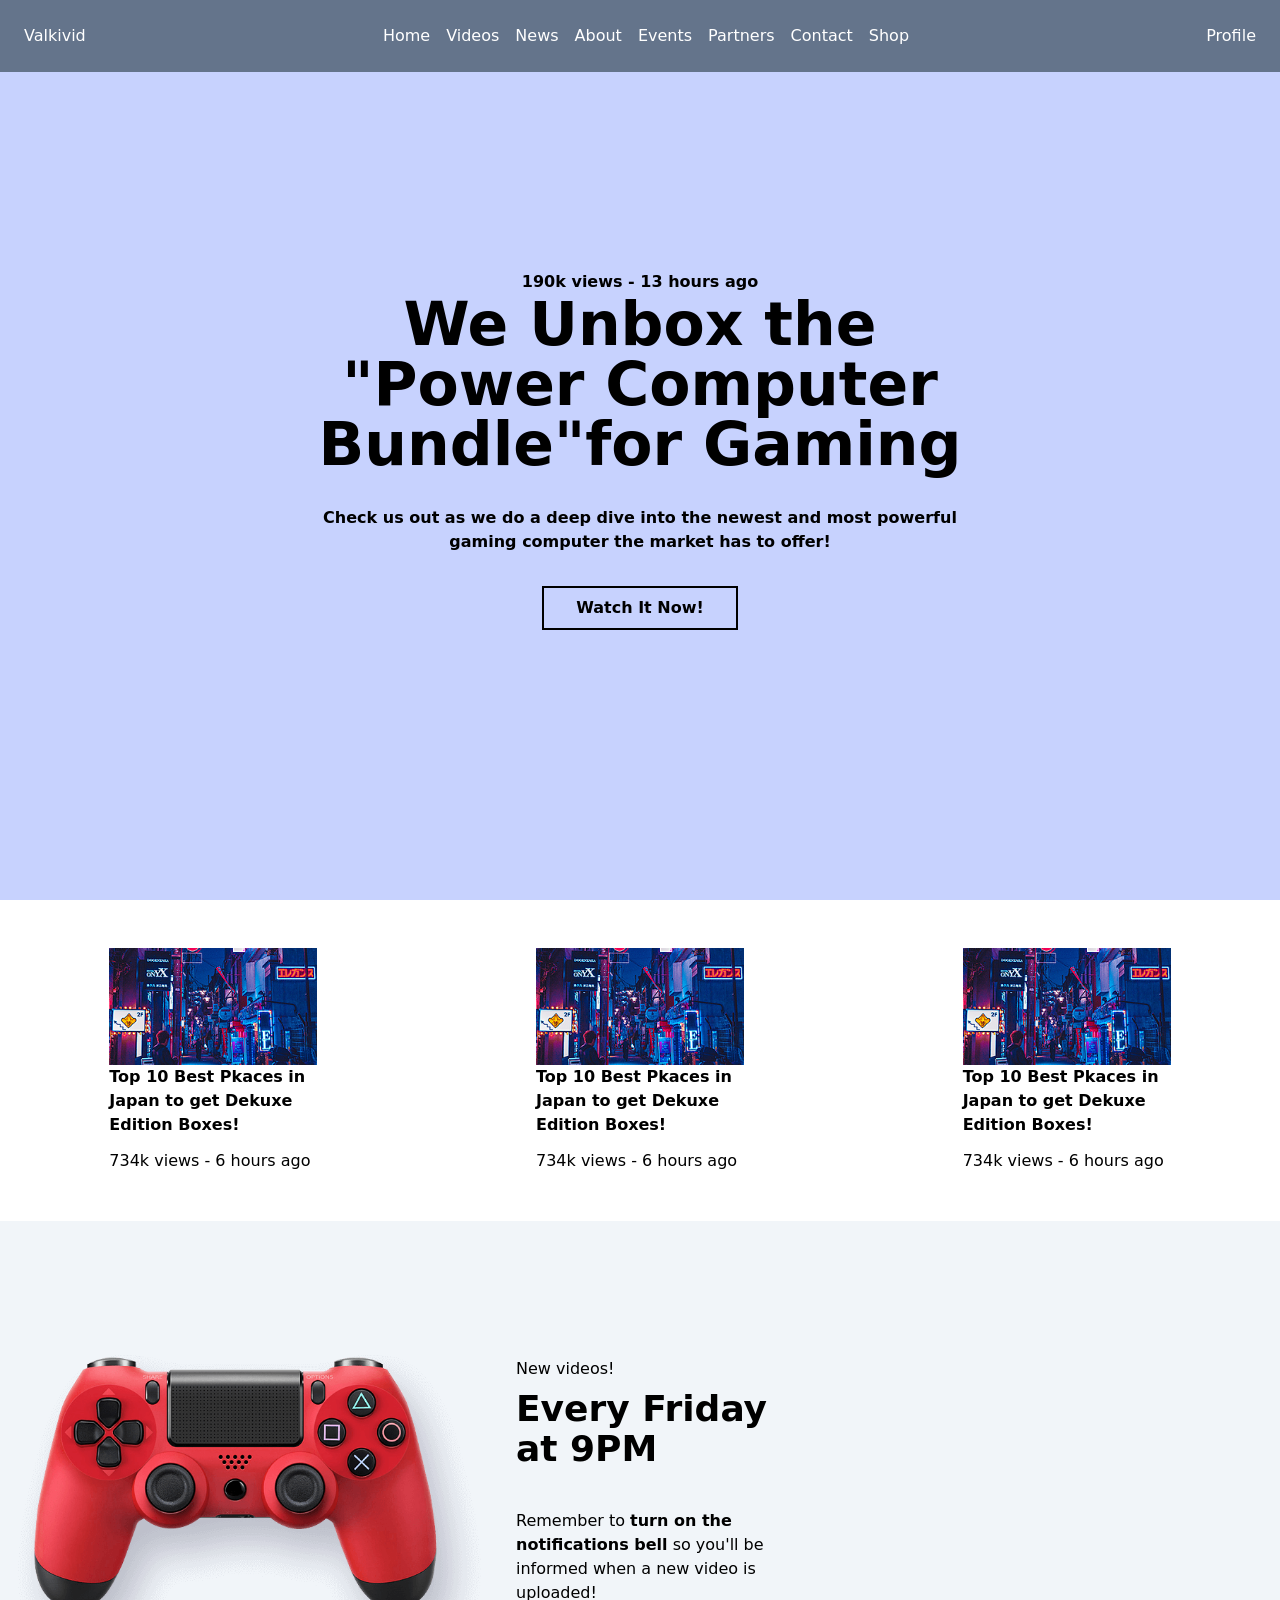
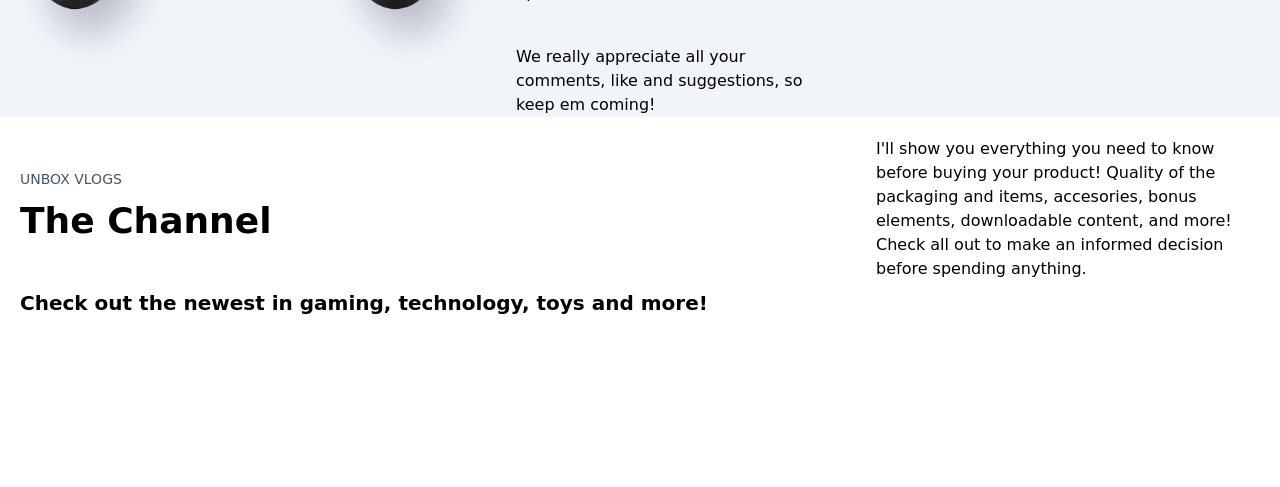
<file: src/index.html>
<!DOCTYPE html>
<html lang="en">

<head>
    <meta charset="UTF-8">
    <meta name="viewport" content="width=device-width, initial-scale=1.0">
    <link rel="stylesheet" href="output.css">
    <title>Valkivid - Home</title>
</head>

<body class="relative">
    <header class=" w-full absolute ">
        <nav class="w-full sticky flex justify-between p-6 bg-slate-500 text-white ">
            <!-- logo section -->

            <div class="">
                Valkivid
            </div>


            <!-- menu  -->

            <ul class=" flex gap-4  ">
                <li class="hover:underline ">Home</li>
                <li class="hover:underline ">Videos</li>
                <li class="hover:underline ">News</li>
                <li class="hover:underline ">About</li>
                <li class="hover:underline ">Events</li>
                <li class="hover:underline ">Partners</li>
                <li class="hover:underline ">Contact</li>
                <li class="hover:underline ">Shop</li>
            </ul>


            <!-- profile -->

            <div class="">
                Profile
            </div>
        </nav>
    </header>


    <!-- hero section - front section -->


    <section class="bg-indigo-200 h-screen w-full flex flex-col justify-center items-center ">

        <div class="flex flex-col justify-center items-center w-[680px] ">
            <p class="font-bold  ">
                190k views - 13 hours ago
            </p>

            <h1 class="text-6xl text-center font-extrabold">
                We Unbox the "Power Computer Bundle"for Gaming
            </h1>

            <p class="font-bold text-center mt-8 ">
                Check us out as we do a deep dive into the newest and most powerful gaming computer the market has to
                offer!
            </p>

            <button class="  border-black border-2 px-8 py-2 mt-8 font-bold hover:bg-slate-950 hover:text-slate-200 ">
                Watch It Now!
            </button>
        </div>
    </section>

    <!-- blog section -->

    <section class=" flex justify-around mt-12 ">
        <div class=" w-52 ">
            <img src="../assets-img/video-1-270x152.jpg" alt="Image of Car" class=" w-52 ">
            <h3 class="font-bold text-wrap ">Top 10 Best Pkaces in Japan to get Dekuxe Edition Boxes!</h3>
            <p class="mt-3 justify-center">734k views - 6 hours ago</p>
        </div>

        <div class=" w-52 ">
            <img src="../assets-img/video-1-270x152.jpg" alt="Image of Car" class=" w-52 ">
            <h3 class="font-bold text-wrap ">Top 10 Best Pkaces in Japan to get Dekuxe Edition Boxes!</h3>
            <p class="mt-3 justify-center">734k views - 6 hours ago</p>
        </div>


        <div class=" w-52 ">
            <img src="../assets-img/video-1-270x152.jpg" alt="Image of Car" class=" w-52 ">
            <h3 class="font-bold text-wrap ">Top 10 Best Pkaces in Japan to get Dekuxe Edition Boxes!</h3>
            <p class="mt-3 justify-center">734k views - 6 hours ago</p>
        </div>

    </section>

    <section class="flex mt-12 bg-slate-100 pt-32 ">
        <!-- left side -->
        <div class=" w-[500px] "><img src="../assets-img/info-slide-1.png" alt="gaming image"></div>

        <!-- right side -->

        <div class="w-72 mx-4  ">
            <p class="py-2 ">New videos!</p>
            <h2 class="text-4xl font-bold ">Every Friday at 9PM</h2>
            <div class=" flex gap-8 my-10 ">



                <!-- <a class="group flex h-12 w-12 flex-shrink-0 items-center justify-center rounded-lg bg-accent md:mt-2"
                    href="#">
                    <svg role="img" class="h-6 w-6 fill-red-600 will-change-transform group-hover:animate-ring">
                        <use xlink:href="assets/img/yt1/sprite.svg#bell">

                        </use>
                    </svg>
                </a> -->



                <p class="   ">Remember to <span class="font-bold hover:text-red-600 ">turn on the notifications
                        bell</span> so you'll be informed when a new video is
                    uploaded!</p>
            </div>
            <p>We really appreciate all your comments, like and suggestions, so keep em coming!</p>
        </div>
    </section>


    <section class=" w-full">

        <!-- top design -->

        <div class=" flex justify-between mx-5 my-5 ">
            <!-- top left -->

            <div class=" ">
                <p class="pt-8 text-sm text-slate-600">UNBOX VLOGS</p>
                <h1 class="font-extrabold text-4xl pt-3 pb-12">The Channel</h1>
                <h3 class="text-xl font-semibold">Check out the newest in gaming, technology, toys and more!</h3>
            </div>

            <!-- top right -->

            <div class=" w-96">
                I'll show you everything you need to know before buying your product! Quality of the packaging and
                items, accesories, bonus elements, downloadable content, and more! Check all out to make an informed
                decision before spending anything.
            </div>
        </div>

        <!-- bottom -->
        <div class="">
            <video src="https://youtu.be/XE0fU9PCrWE?si=fHpelAdZQGQtw0je">

            </video>
        </div>
    </section>

</body>

</html>
</file>
<file: src/output.css>
/*
! tailwindcss v3.4.3 | MIT License | https://tailwindcss.com
*/

/*
1. Prevent padding and border from affecting element width. (https://github.com/mozdevs/cssremedy/issues/4)
2. Allow adding a border to an element by just adding a border-width. (https://github.com/tailwindcss/tailwindcss/pull/116)
*/

*,
::before,
::after {
  box-sizing: border-box;
  /* 1 */
  border-width: 0;
  /* 2 */
  border-style: solid;
  /* 2 */
  border-color: #e5e7eb;
  /* 2 */
}

::before,
::after {
  --tw-content: '';
}

/*
1. Use a consistent sensible line-height in all browsers.
2. Prevent adjustments of font size after orientation changes in iOS.
3. Use a more readable tab size.
4. Use the user's configured `sans` font-family by default.
5. Use the user's configured `sans` font-feature-settings by default.
6. Use the user's configured `sans` font-variation-settings by default.
7. Disable tap highlights on iOS
*/

html,
:host {
  line-height: 1.5;
  /* 1 */
  -webkit-text-size-adjust: 100%;
  /* 2 */
  -moz-tab-size: 4;
  /* 3 */
  -o-tab-size: 4;
     tab-size: 4;
  /* 3 */
  font-family: ui-sans-serif, system-ui, sans-serif, "Apple Color Emoji", "Segoe UI Emoji", "Segoe UI Symbol", "Noto Color Emoji";
  /* 4 */
  font-feature-settings: normal;
  /* 5 */
  font-variation-settings: normal;
  /* 6 */
  -webkit-tap-highlight-color: transparent;
  /* 7 */
}

/*
1. Remove the margin in all browsers.
2. Inherit line-height from `html` so users can set them as a class directly on the `html` element.
*/

body {
  margin: 0;
  /* 1 */
  line-height: inherit;
  /* 2 */
}

/*
1. Add the correct height in Firefox.
2. Correct the inheritance of border color in Firefox. (https://bugzilla.mozilla.org/show_bug.cgi?id=190655)
3. Ensure horizontal rules are visible by default.
*/

hr {
  height: 0;
  /* 1 */
  color: inherit;
  /* 2 */
  border-top-width: 1px;
  /* 3 */
}

/*
Add the correct text decoration in Chrome, Edge, and Safari.
*/

abbr:where([title]) {
  -webkit-text-decoration: underline dotted;
          text-decoration: underline dotted;
}

/*
Remove the default font size and weight for headings.
*/

h1,
h2,
h3,
h4,
h5,
h6 {
  font-size: inherit;
  font-weight: inherit;
}

/*
Reset links to optimize for opt-in styling instead of opt-out.
*/

a {
  color: inherit;
  text-decoration: inherit;
}

/*
Add the correct font weight in Edge and Safari.
*/

b,
strong {
  font-weight: bolder;
}

/*
1. Use the user's configured `mono` font-family by default.
2. Use the user's configured `mono` font-feature-settings by default.
3. Use the user's configured `mono` font-variation-settings by default.
4. Correct the odd `em` font sizing in all browsers.
*/

code,
kbd,
samp,
pre {
  font-family: ui-monospace, SFMono-Regular, Menlo, Monaco, Consolas, "Liberation Mono", "Courier New", monospace;
  /* 1 */
  font-feature-settings: normal;
  /* 2 */
  font-variation-settings: normal;
  /* 3 */
  font-size: 1em;
  /* 4 */
}

/*
Add the correct font size in all browsers.
*/

small {
  font-size: 80%;
}

/*
Prevent `sub` and `sup` elements from affecting the line height in all browsers.
*/

sub,
sup {
  font-size: 75%;
  line-height: 0;
  position: relative;
  vertical-align: baseline;
}

sub {
  bottom: -0.25em;
}

sup {
  top: -0.5em;
}

/*
1. Remove text indentation from table contents in Chrome and Safari. (https://bugs.chromium.org/p/chromium/issues/detail?id=999088, https://bugs.webkit.org/show_bug.cgi?id=201297)
2. Correct table border color inheritance in all Chrome and Safari. (https://bugs.chromium.org/p/chromium/issues/detail?id=935729, https://bugs.webkit.org/show_bug.cgi?id=195016)
3. Remove gaps between table borders by default.
*/

table {
  text-indent: 0;
  /* 1 */
  border-color: inherit;
  /* 2 */
  border-collapse: collapse;
  /* 3 */
}

/*
1. Change the font styles in all browsers.
2. Remove the margin in Firefox and Safari.
3. Remove default padding in all browsers.
*/

button,
input,
optgroup,
select,
textarea {
  font-family: inherit;
  /* 1 */
  font-feature-settings: inherit;
  /* 1 */
  font-variation-settings: inherit;
  /* 1 */
  font-size: 100%;
  /* 1 */
  font-weight: inherit;
  /* 1 */
  line-height: inherit;
  /* 1 */
  letter-spacing: inherit;
  /* 1 */
  color: inherit;
  /* 1 */
  margin: 0;
  /* 2 */
  padding: 0;
  /* 3 */
}

/*
Remove the inheritance of text transform in Edge and Firefox.
*/

button,
select {
  text-transform: none;
}

/*
1. Correct the inability to style clickable types in iOS and Safari.
2. Remove default button styles.
*/

button,
input:where([type='button']),
input:where([type='reset']),
input:where([type='submit']) {
  -webkit-appearance: button;
  /* 1 */
  background-color: transparent;
  /* 2 */
  background-image: none;
  /* 2 */
}

/*
Use the modern Firefox focus style for all focusable elements.
*/

:-moz-focusring {
  outline: auto;
}

/*
Remove the additional `:invalid` styles in Firefox. (https://github.com/mozilla/gecko-dev/blob/2f9eacd9d3d995c937b4251a5557d95d494c9be1/layout/style/res/forms.css#L728-L737)
*/

:-moz-ui-invalid {
  box-shadow: none;
}

/*
Add the correct vertical alignment in Chrome and Firefox.
*/

progress {
  vertical-align: baseline;
}

/*
Correct the cursor style of increment and decrement buttons in Safari.
*/

::-webkit-inner-spin-button,
::-webkit-outer-spin-button {
  height: auto;
}

/*
1. Correct the odd appearance in Chrome and Safari.
2. Correct the outline style in Safari.
*/

[type='search'] {
  -webkit-appearance: textfield;
  /* 1 */
  outline-offset: -2px;
  /* 2 */
}

/*
Remove the inner padding in Chrome and Safari on macOS.
*/

::-webkit-search-decoration {
  -webkit-appearance: none;
}

/*
1. Correct the inability to style clickable types in iOS and Safari.
2. Change font properties to `inherit` in Safari.
*/

::-webkit-file-upload-button {
  -webkit-appearance: button;
  /* 1 */
  font: inherit;
  /* 2 */
}

/*
Add the correct display in Chrome and Safari.
*/

summary {
  display: list-item;
}

/*
Removes the default spacing and border for appropriate elements.
*/

blockquote,
dl,
dd,
h1,
h2,
h3,
h4,
h5,
h6,
hr,
figure,
p,
pre {
  margin: 0;
}

fieldset {
  margin: 0;
  padding: 0;
}

legend {
  padding: 0;
}

ol,
ul,
menu {
  list-style: none;
  margin: 0;
  padding: 0;
}

/*
Reset default styling for dialogs.
*/

dialog {
  padding: 0;
}

/*
Prevent resizing textareas horizontally by default.
*/

textarea {
  resize: vertical;
}

/*
1. Reset the default placeholder opacity in Firefox. (https://github.com/tailwindlabs/tailwindcss/issues/3300)
2. Set the default placeholder color to the user's configured gray 400 color.
*/

input::-moz-placeholder, textarea::-moz-placeholder {
  opacity: 1;
  /* 1 */
  color: #9ca3af;
  /* 2 */
}

input::placeholder,
textarea::placeholder {
  opacity: 1;
  /* 1 */
  color: #9ca3af;
  /* 2 */
}

/*
Set the default cursor for buttons.
*/

button,
[role="button"] {
  cursor: pointer;
}

/*
Make sure disabled buttons don't get the pointer cursor.
*/

:disabled {
  cursor: default;
}

/*
1. Make replaced elements `display: block` by default. (https://github.com/mozdevs/cssremedy/issues/14)
2. Add `vertical-align: middle` to align replaced elements more sensibly by default. (https://github.com/jensimmons/cssremedy/issues/14#issuecomment-634934210)
   This can trigger a poorly considered lint error in some tools but is included by design.
*/

img,
svg,
video,
canvas,
audio,
iframe,
embed,
object {
  display: block;
  /* 1 */
  vertical-align: middle;
  /* 2 */
}

/*
Constrain images and videos to the parent width and preserve their intrinsic aspect ratio. (https://github.com/mozdevs/cssremedy/issues/14)
*/

img,
video {
  max-width: 100%;
  height: auto;
}

/* Make elements with the HTML hidden attribute stay hidden by default */

[hidden] {
  display: none;
}

*, ::before, ::after {
  --tw-border-spacing-x: 0;
  --tw-border-spacing-y: 0;
  --tw-translate-x: 0;
  --tw-translate-y: 0;
  --tw-rotate: 0;
  --tw-skew-x: 0;
  --tw-skew-y: 0;
  --tw-scale-x: 1;
  --tw-scale-y: 1;
  --tw-pan-x:  ;
  --tw-pan-y:  ;
  --tw-pinch-zoom:  ;
  --tw-scroll-snap-strictness: proximity;
  --tw-gradient-from-position:  ;
  --tw-gradient-via-position:  ;
  --tw-gradient-to-position:  ;
  --tw-ordinal:  ;
  --tw-slashed-zero:  ;
  --tw-numeric-figure:  ;
  --tw-numeric-spacing:  ;
  --tw-numeric-fraction:  ;
  --tw-ring-inset:  ;
  --tw-ring-offset-width: 0px;
  --tw-ring-offset-color: #fff;
  --tw-ring-color: rgb(59 130 246 / 0.5);
  --tw-ring-offset-shadow: 0 0 #0000;
  --tw-ring-shadow: 0 0 #0000;
  --tw-shadow: 0 0 #0000;
  --tw-shadow-colored: 0 0 #0000;
  --tw-blur:  ;
  --tw-brightness:  ;
  --tw-contrast:  ;
  --tw-grayscale:  ;
  --tw-hue-rotate:  ;
  --tw-invert:  ;
  --tw-saturate:  ;
  --tw-sepia:  ;
  --tw-drop-shadow:  ;
  --tw-backdrop-blur:  ;
  --tw-backdrop-brightness:  ;
  --tw-backdrop-contrast:  ;
  --tw-backdrop-grayscale:  ;
  --tw-backdrop-hue-rotate:  ;
  --tw-backdrop-invert:  ;
  --tw-backdrop-opacity:  ;
  --tw-backdrop-saturate:  ;
  --tw-backdrop-sepia:  ;
  --tw-contain-size:  ;
  --tw-contain-layout:  ;
  --tw-contain-paint:  ;
  --tw-contain-style:  ;
}

::backdrop {
  --tw-border-spacing-x: 0;
  --tw-border-spacing-y: 0;
  --tw-translate-x: 0;
  --tw-translate-y: 0;
  --tw-rotate: 0;
  --tw-skew-x: 0;
  --tw-skew-y: 0;
  --tw-scale-x: 1;
  --tw-scale-y: 1;
  --tw-pan-x:  ;
  --tw-pan-y:  ;
  --tw-pinch-zoom:  ;
  --tw-scroll-snap-strictness: proximity;
  --tw-gradient-from-position:  ;
  --tw-gradient-via-position:  ;
  --tw-gradient-to-position:  ;
  --tw-ordinal:  ;
  --tw-slashed-zero:  ;
  --tw-numeric-figure:  ;
  --tw-numeric-spacing:  ;
  --tw-numeric-fraction:  ;
  --tw-ring-inset:  ;
  --tw-ring-offset-width: 0px;
  --tw-ring-offset-color: #fff;
  --tw-ring-color: rgb(59 130 246 / 0.5);
  --tw-ring-offset-shadow: 0 0 #0000;
  --tw-ring-shadow: 0 0 #0000;
  --tw-shadow: 0 0 #0000;
  --tw-shadow-colored: 0 0 #0000;
  --tw-blur:  ;
  --tw-brightness:  ;
  --tw-contrast:  ;
  --tw-grayscale:  ;
  --tw-hue-rotate:  ;
  --tw-invert:  ;
  --tw-saturate:  ;
  --tw-sepia:  ;
  --tw-drop-shadow:  ;
  --tw-backdrop-blur:  ;
  --tw-backdrop-brightness:  ;
  --tw-backdrop-contrast:  ;
  --tw-backdrop-grayscale:  ;
  --tw-backdrop-hue-rotate:  ;
  --tw-backdrop-invert:  ;
  --tw-backdrop-opacity:  ;
  --tw-backdrop-saturate:  ;
  --tw-backdrop-sepia:  ;
  --tw-contain-size:  ;
  --tw-contain-layout:  ;
  --tw-contain-paint:  ;
  --tw-contain-style:  ;
}

.absolute {
  position: absolute;
}

.relative {
  position: relative;
}

.sticky {
  position: sticky;
}

.mx-4 {
  margin-left: 1rem;
  margin-right: 1rem;
}

.mx-5 {
  margin-left: 1.25rem;
  margin-right: 1.25rem;
}

.mx-\[10px\] {
  margin-left: 10px;
  margin-right: 10px;
}

.mx-auto {
  margin-left: auto;
  margin-right: auto;
}

.my-10 {
  margin-top: 2.5rem;
  margin-bottom: 2.5rem;
}

.my-2 {
  margin-top: 0.5rem;
  margin-bottom: 0.5rem;
}

.my-20 {
  margin-top: 5rem;
  margin-bottom: 5rem;
}

.my-4 {
  margin-top: 1rem;
  margin-bottom: 1rem;
}

.my-5 {
  margin-top: 1.25rem;
  margin-bottom: 1.25rem;
}

.my-12 {
  margin-top: 3rem;
  margin-bottom: 3rem;
}

.my-8 {
  margin-top: 2rem;
  margin-bottom: 2rem;
}

.mb-12 {
  margin-bottom: 3rem;
}

.mt-12 {
  margin-top: 3rem;
}

.mt-16 {
  margin-top: 4rem;
}

.mt-2 {
  margin-top: 0.5rem;
}

.mt-3 {
  margin-top: 0.75rem;
}

.mt-4 {
  margin-top: 1rem;
}

.mt-8 {
  margin-top: 2rem;
}

.mt-10 {
  margin-top: 2.5rem;
}

.mb-3 {
  margin-bottom: 0.75rem;
}

.mb-16 {
  margin-bottom: 4rem;
}

.line-clamp-1 {
  overflow: hidden;
  display: -webkit-box;
  -webkit-box-orient: vertical;
  -webkit-line-clamp: 1;
}

.line-clamp-3 {
  overflow: hidden;
  display: -webkit-box;
  -webkit-box-orient: vertical;
  -webkit-line-clamp: 3;
}

.line-clamp-2 {
  overflow: hidden;
  display: -webkit-box;
  -webkit-box-orient: vertical;
  -webkit-line-clamp: 2;
}

.flex {
  display: flex;
}

.grid {
  display: grid;
}

.hidden {
  display: none;
}

.h-1 {
  height: 0.25rem;
}

.h-12 {
  height: 3rem;
}

.h-14 {
  height: 3.5rem;
}

.h-16 {
  height: 4rem;
}

.h-20 {
  height: 5rem;
}

.h-44 {
  height: 11rem;
}

.h-6 {
  height: 1.5rem;
}

.h-72 {
  height: 18rem;
}

.h-auto {
  height: auto;
}

.h-screen {
  height: 100vh;
}

.h-9 {
  height: 2.25rem;
}

.w-12 {
  width: 3rem;
}

.w-20 {
  width: 5rem;
}

.w-32 {
  width: 8rem;
}

.w-36 {
  width: 9rem;
}

.w-40 {
  width: 10rem;
}

.w-44 {
  width: 11rem;
}

.w-52 {
  width: 13rem;
}

.w-6 {
  width: 1.5rem;
}

.w-64 {
  width: 16rem;
}

.w-72 {
  width: 18rem;
}

.w-96 {
  width: 24rem;
}

.w-\[500px\] {
  width: 500px;
}

.w-\[680px\] {
  width: 680px;
}

.w-\[90\%\] {
  width: 90%;
}

.w-full {
  width: 100%;
}

.max-w-sm {
  max-width: 24rem;
}

.flex-shrink-0 {
  flex-shrink: 0;
}

.cursor-pointer {
  cursor: pointer;
}

.columns-3 {
  -moz-columns: 3;
       columns: 3;
}

.flex-col {
  flex-direction: column;
}

.flex-wrap {
  flex-wrap: wrap;
}

.items-center {
  align-items: center;
}

.justify-center {
  justify-content: center;
}

.justify-between {
  justify-content: space-between;
}

.justify-around {
  justify-content: space-around;
}

.justify-evenly {
  justify-content: space-evenly;
}

.gap-20 {
  gap: 5rem;
}

.gap-4 {
  gap: 1rem;
}

.gap-8 {
  gap: 2rem;
}

.gap-3 {
  gap: 0.75rem;
}

.space-x-4 > :not([hidden]) ~ :not([hidden]) {
  --tw-space-x-reverse: 0;
  margin-right: calc(1rem * var(--tw-space-x-reverse));
  margin-left: calc(1rem * calc(1 - var(--tw-space-x-reverse)));
}

.overflow-hidden {
  overflow: hidden;
}

.text-wrap {
  text-wrap: wrap;
}

.rounded {
  border-radius: 0.25rem;
}

.rounded-2xl {
  border-radius: 1rem;
}

.rounded-lg {
  border-radius: 0.5rem;
}

.rounded-xl {
  border-radius: 0.75rem;
}

.rounded-full {
  border-radius: 9999px;
}

.border-2 {
  border-width: 2px;
}

.border-b-2 {
  border-bottom-width: 2px;
}

.border-b-4 {
  border-bottom-width: 4px;
}

.border-black {
  --tw-border-opacity: 1;
  border-color: rgb(0 0 0 / var(--tw-border-opacity));
}

.border-white {
  --tw-border-opacity: 1;
  border-color: rgb(255 255 255 / var(--tw-border-opacity));
}

.border-yellow-400 {
  --tw-border-opacity: 1;
  border-color: rgb(250 204 21 / var(--tw-border-opacity));
}

.border-orange-600 {
  --tw-border-opacity: 1;
  border-color: rgb(234 88 12 / var(--tw-border-opacity));
}

.bg-indigo-200 {
  --tw-bg-opacity: 1;
  background-color: rgb(199 210 254 / var(--tw-bg-opacity));
}

.bg-indigo-700 {
  --tw-bg-opacity: 1;
  background-color: rgb(67 56 202 / var(--tw-bg-opacity));
}

.bg-indigo-950 {
  --tw-bg-opacity: 1;
  background-color: rgb(30 27 75 / var(--tw-bg-opacity));
}

.bg-slate-100 {
  --tw-bg-opacity: 1;
  background-color: rgb(241 245 249 / var(--tw-bg-opacity));
}

.bg-slate-500 {
  --tw-bg-opacity: 1;
  background-color: rgb(100 116 139 / var(--tw-bg-opacity));
}

.bg-white {
  --tw-bg-opacity: 1;
  background-color: rgb(255 255 255 / var(--tw-bg-opacity));
}

.bg-slate-900 {
  --tw-bg-opacity: 1;
  background-color: rgb(15 23 42 / var(--tw-bg-opacity));
}

.bg-slate-950 {
  --tw-bg-opacity: 1;
  background-color: rgb(2 6 23 / var(--tw-bg-opacity));
}

.bg-gradient-to-bl {
  background-image: linear-gradient(to bottom left, var(--tw-gradient-stops));
}

.bg-gradient-to-br {
  background-image: linear-gradient(to bottom right, var(--tw-gradient-stops));
}

.bg-gradient-to-tl {
  background-image: linear-gradient(to top left, var(--tw-gradient-stops));
}

.from-orange-200 {
  --tw-gradient-from: #fed7aa var(--tw-gradient-from-position);
  --tw-gradient-to: rgb(254 215 170 / 0) var(--tw-gradient-to-position);
  --tw-gradient-stops: var(--tw-gradient-from), var(--tw-gradient-to);
}

.from-red-200 {
  --tw-gradient-from: #fecaca var(--tw-gradient-from-position);
  --tw-gradient-to: rgb(254 202 202 / 0) var(--tw-gradient-to-position);
  --tw-gradient-stops: var(--tw-gradient-from), var(--tw-gradient-to);
}

.from-yellow-100 {
  --tw-gradient-from: #fef9c3 var(--tw-gradient-from-position);
  --tw-gradient-to: rgb(254 249 195 / 0) var(--tw-gradient-to-position);
  --tw-gradient-stops: var(--tw-gradient-from), var(--tw-gradient-to);
}

.to-blue-200 {
  --tw-gradient-to: #bfdbfe var(--tw-gradient-to-position);
}

.to-green-200 {
  --tw-gradient-to: #bbf7d0 var(--tw-gradient-to-position);
}

.to-purple-100 {
  --tw-gradient-to: #f3e8ff var(--tw-gradient-to-position);
}

.fill-red-600 {
  fill: #dc2626;
}

.p-10 {
  padding: 2.5rem;
}

.p-2 {
  padding: 0.5rem;
}

.p-3 {
  padding: 0.75rem;
}

.p-6 {
  padding: 1.5rem;
}

.p-0 {
  padding: 0px;
}

.p-1 {
  padding: 0.25rem;
}

.p-4 {
  padding: 1rem;
}

.p-5 {
  padding: 1.25rem;
}

.px-2 {
  padding-left: 0.5rem;
  padding-right: 0.5rem;
}

.px-4 {
  padding-left: 1rem;
  padding-right: 1rem;
}

.px-8 {
  padding-left: 2rem;
  padding-right: 2rem;
}

.py-2 {
  padding-top: 0.5rem;
  padding-bottom: 0.5rem;
}

.py-4 {
  padding-top: 1rem;
  padding-bottom: 1rem;
}

.py-8 {
  padding-top: 2rem;
  padding-bottom: 2rem;
}

.px-5 {
  padding-left: 1.25rem;
  padding-right: 1.25rem;
}

.pb-12 {
  padding-bottom: 3rem;
}

.pb-2 {
  padding-bottom: 0.5rem;
}

.pl-6 {
  padding-left: 1.5rem;
}

.pr-6 {
  padding-right: 1.5rem;
}

.pt-2 {
  padding-top: 0.5rem;
}

.pt-3 {
  padding-top: 0.75rem;
}

.pt-32 {
  padding-top: 8rem;
}

.pt-8 {
  padding-top: 2rem;
}

.text-center {
  text-align: center;
}

.text-2xl {
  font-size: 1.5rem;
  line-height: 2rem;
}

.text-3xl {
  font-size: 1.875rem;
  line-height: 2.25rem;
}

.text-4xl {
  font-size: 2.25rem;
  line-height: 2.5rem;
}

.text-6xl {
  font-size: 3.75rem;
  line-height: 1;
}

.text-sm {
  font-size: 0.875rem;
  line-height: 1.25rem;
}

.text-xl {
  font-size: 1.25rem;
  line-height: 1.75rem;
}

.text-lg {
  font-size: 1.125rem;
  line-height: 1.75rem;
}

.text-xs {
  font-size: 0.75rem;
  line-height: 1rem;
}

.font-bold {
  font-weight: 700;
}

.font-extrabold {
  font-weight: 800;
}

.font-semibold {
  font-weight: 600;
}

.font-medium {
  font-weight: 500;
}

.leading-4 {
  line-height: 1rem;
}

.leading-5 {
  line-height: 1.25rem;
}

.leading-3 {
  line-height: .75rem;
}

.text-gray-500 {
  --tw-text-opacity: 1;
  color: rgb(107 114 128 / var(--tw-text-opacity));
}

.text-gray-700 {
  --tw-text-opacity: 1;
  color: rgb(55 65 81 / var(--tw-text-opacity));
}

.text-indigo-700 {
  --tw-text-opacity: 1;
  color: rgb(67 56 202 / var(--tw-text-opacity));
}

.text-indigo-800 {
  --tw-text-opacity: 1;
  color: rgb(55 48 163 / var(--tw-text-opacity));
}

.text-slate-600 {
  --tw-text-opacity: 1;
  color: rgb(71 85 105 / var(--tw-text-opacity));
}

.text-white {
  --tw-text-opacity: 1;
  color: rgb(255 255 255 / var(--tw-text-opacity));
}

.text-indigo-900 {
  --tw-text-opacity: 1;
  color: rgb(49 46 129 / var(--tw-text-opacity));
}

.text-gray-800 {
  --tw-text-opacity: 1;
  color: rgb(31 41 55 / var(--tw-text-opacity));
}

.text-indigo-950 {
  --tw-text-opacity: 1;
  color: rgb(30 27 75 / var(--tw-text-opacity));
}

.shadow-lg {
  --tw-shadow: 0 10px 15px -3px rgb(0 0 0 / 0.1), 0 4px 6px -4px rgb(0 0 0 / 0.1);
  --tw-shadow-colored: 0 10px 15px -3px var(--tw-shadow-color), 0 4px 6px -4px var(--tw-shadow-color);
  box-shadow: var(--tw-ring-offset-shadow, 0 0 #0000), var(--tw-ring-shadow, 0 0 #0000), var(--tw-shadow);
}

.shadow-xl {
  --tw-shadow: 0 20px 25px -5px rgb(0 0 0 / 0.1), 0 8px 10px -6px rgb(0 0 0 / 0.1);
  --tw-shadow-colored: 0 20px 25px -5px var(--tw-shadow-color), 0 8px 10px -6px var(--tw-shadow-color);
  box-shadow: var(--tw-ring-offset-shadow, 0 0 #0000), var(--tw-ring-shadow, 0 0 #0000), var(--tw-shadow);
}

.will-change-transform {
  will-change: transform;
}

/* npx tailwindcss -i ./src/input.css -o ./src/output.css --watch */

.hover\:translate-x-1:hover {
  --tw-translate-x: 0.25rem;
  transform: translate(var(--tw-translate-x), var(--tw-translate-y)) rotate(var(--tw-rotate)) skewX(var(--tw-skew-x)) skewY(var(--tw-skew-y)) scaleX(var(--tw-scale-x)) scaleY(var(--tw-scale-y));
}

.hover\:bg-slate-950:hover {
  --tw-bg-opacity: 1;
  background-color: rgb(2 6 23 / var(--tw-bg-opacity));
}

.hover\:text-red-600:hover {
  --tw-text-opacity: 1;
  color: rgb(220 38 38 / var(--tw-text-opacity));
}

.hover\:text-slate-200:hover {
  --tw-text-opacity: 1;
  color: rgb(226 232 240 / var(--tw-text-opacity));
}

.hover\:text-orange-600:hover {
  --tw-text-opacity: 1;
  color: rgb(234 88 12 / var(--tw-text-opacity));
}

.hover\:underline:hover {
  text-decoration-line: underline;
}

.hover\:grayscale:hover {
  --tw-grayscale: grayscale(100%);
  filter: var(--tw-blur) var(--tw-brightness) var(--tw-contrast) var(--tw-grayscale) var(--tw-hue-rotate) var(--tw-invert) var(--tw-saturate) var(--tw-sepia) var(--tw-drop-shadow);
}

.hover\:transition-all:hover {
  transition-property: all;
  transition-timing-function: cubic-bezier(0.4, 0, 0.2, 1);
  transition-duration: 150ms;
}

.active\:text-orange-500:active {
  --tw-text-opacity: 1;
  color: rgb(249 115 22 / var(--tw-text-opacity));
}

@media (min-width: 768px) {
  .md\:mt-2 {
    margin-top: 0.5rem;
  }

  .md\:mt-4 {
    margin-top: 1rem;
  }

  .md\:block {
    display: block;
  }

  .md\:flex {
    display: flex;
  }

  .md\:hidden {
    display: none;
  }

  .md\:flex-row {
    flex-direction: row;
  }

  .md\:justify-center {
    justify-content: center;
  }

  .md\:px-4 {
    padding-left: 1rem;
    padding-right: 1rem;
  }

  .md\:text-4xl {
    font-size: 2.25rem;
    line-height: 2.5rem;
  }
}
</file>
